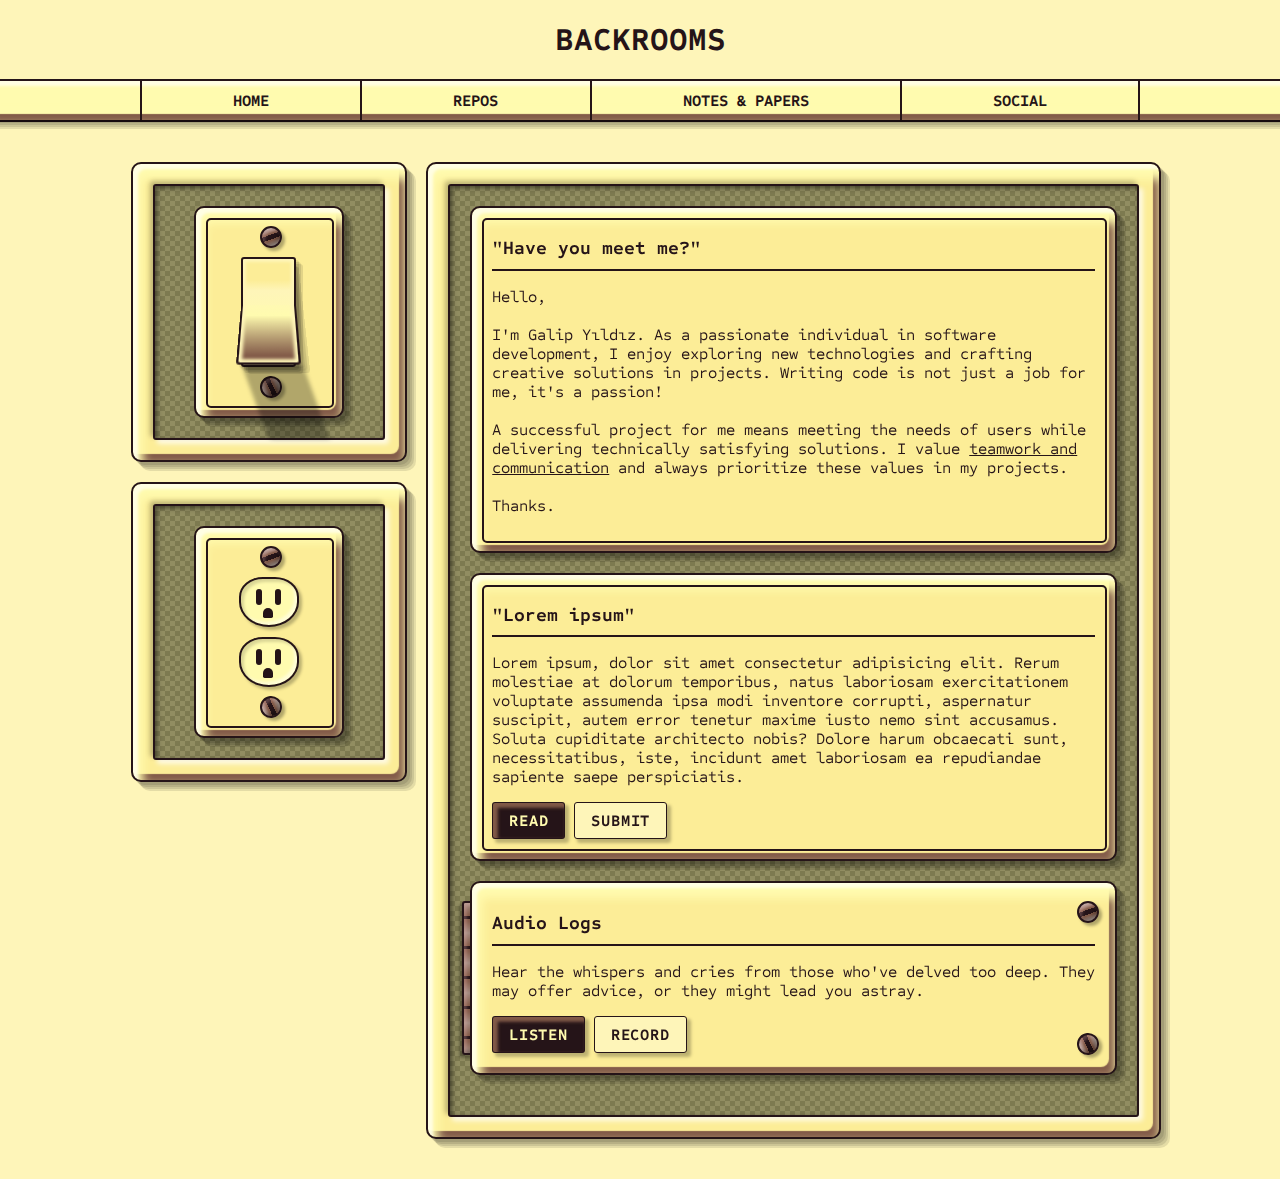
<file: index.html>
<!DOCTYPE html>
<html lang="en">
  <head>
    <meta charset="UTF-8" />
    <meta http-equiv="X-UA-Compatible" content="IE=edge" />
    <meta name="viewport" content="width=device-width, initial-scale=1.0" />
    <meta name="description" content="self-styled developer" />
    <meta name="keywords" content="dev" />
    <title>Galip Yıldız</title>
    <link rel="icon" href="favicon.ico" type="image/x-icon" />
    <link rel="stylesheet" href="styles/index.css" />
  </head>

  <body id="top">
    <header>
      <h1>BACKROOMS</h1>
      <nav>
        <div class="nav-wrap">
          <a href="index.html"><span>Home</span></a>
          <a href="pages/repos.html"><span>Repos</span></a>
          <a href="pages/notes.html"><span>Notes & Papers</span></a>
          <a href="pages/social.html"><span>Social</span></a>
        </div>
      </nav>
    </header>
    <main>
      <div class="column-wrap">
        <div class="box main-box">
          <div class="box-inner">
            <div class="box toggler frame">
              <div class="screw"></div>
              <div class="toggler-inner" data-toggle="top"></div>
            </div>
          </div>
        </div>
        <div class="box main-box">
          <div class="box-inner">
            <div class="box toggler frame">
              <div class="screw"></div>
              <div class="outlet"></div>
              <div class="outlet"></div>
            </div>
          </div>
        </div>
      </div>

      <div class="box helper-box">
        <div class="box-inner">
          <div class="box frame">
            <h3>"Have you meet me?"</h3>
            <p>
              Hello,
              <br />
              <br />
              I'm Galip Yıldız. As a passionate individual in software
              development, I enjoy exploring new technologies and crafting
              creative solutions in projects. Writing code is not just a job for
              me, it's a passion!
              <br />
              <br />
              A successful project for me means meeting the needs of users while
              delivering technically satisfying solutions. I value
              <u>teamwork and communication</u> and always prioritize these
              values in my projects.
              <br />
              <br />
              Thanks.
            </p>
          </div>
          <div class="box frame">
            <h3>"Lorem ipsum"</h3>
            <p>
              Lorem ipsum, dolor sit amet consectetur adipisicing elit. Rerum
              molestiae at dolorum temporibus, natus laboriosam exercitationem
              voluptate assumenda ipsa modi inventore corrupti, aspernatur
              suscipit, autem error tenetur maxime iusto nemo sint accusamus.
              Soluta cupiditate architecto nobis? Dolore harum obcaecati sunt,
              necessitatibus, iste, incidunt amet laboriosam ea repudiandae
              sapiente saepe perspiciatis.
            </p>
            <a class="button" href="#">Read</a>
            <a class="button alt" href="#">Submit</a>
          </div>
          <div class="box-wrap">
            <div class="hinge left"></div>
            <div id="audio" class="box open-left">
              <div class="screw right"></div>
              <h3>Audio Logs</h3>
              <p>
                Hear the whispers and cries from those who've delved too deep.
                They may offer advice, or they might lead you astray.
              </p>
              <a class="button" href="#" data-toggle="audio">Listen</a>
              <a class="button alt" href="#" data-toggle="audio">Record</a>
            </div>
          </div>
        </div>
      </div>
    </main>
    <footer></footer>
    <script src="scripts/index.js"></script>
  </body>
</html>
</file>
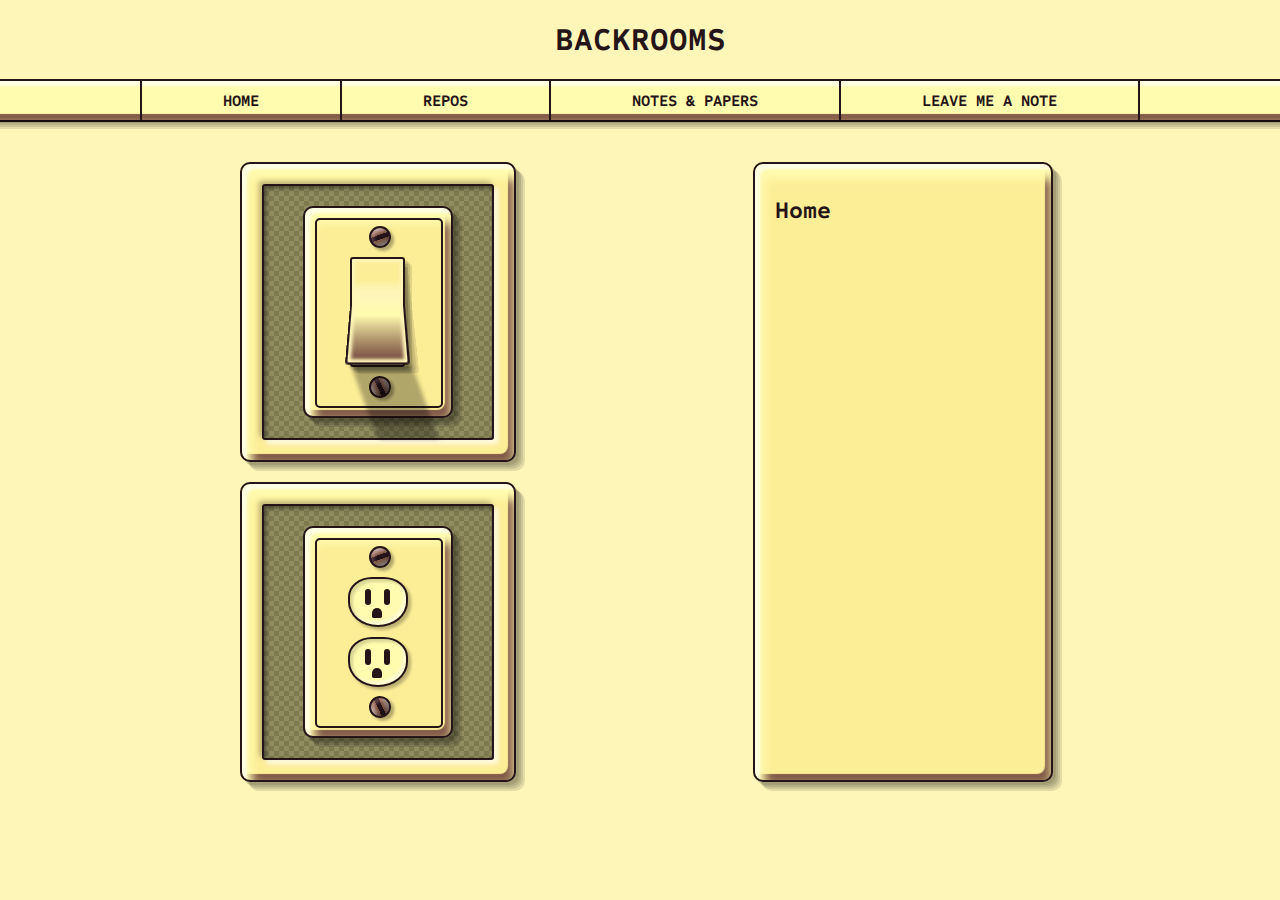
<file: pages/index.html>
<!DOCTYPE html>
<html lang="en">
  <head>
    <meta charset="UTF-8" />
    <meta http-equiv="X-UA-Compatible" content="IE=edge" />
    <meta name="viewport" content="width=device-width, initial-scale=1.0" />
    <meta name="description" content="self-styled developer" />
    <meta name="keywords" content="dev" />
    <title>Galip Yıldız</title>
    <link rel="icon" href="../favicon.ico" type="image/x-icon" />
    <link rel="stylesheet" href="../styles/index.css" />
    <script
      src="https://platform.linkedin.com/badges/js/profile.js"
      async
      defer
      type="text/javascript"
    ></script>
  </head>

  <body id="top">
    <header>
      <h1>BACKROOMS</h1>
      <nav>
        <div class="nav-wrap">
          <a href="index.html"><span>Home</span></a>
          <a href="repos.html"><span>Repos</span></a>
          <a href="notes.html"><span>Notes & Papers</span></a>
          <a href="leavemeanote.html"><span>Leave me a note</span></a>
        </div>
      </nav>
    </header>
    <main >
      <div class="column-wrap">
        <div class="box main-box">
          <div class="box-inner">
            <div class="box toggler frame">
              <div class="screw"></div>
              <div  class="toggler-inner" data-toggle="top"></div>
            </div>
          </div>
        </div>
        <div class="box main-box">
          <div class="box-inner">
            <div class="box toggler frame">
              <div class="screw"></div>
              <div class="outlet"></div>
              <div class="outlet"></div>
            </div>
          </div>
        </div>
      </div>

      <div class="box main-box">
        <h2>Home</h2>
      </div>
    </main>
    <footer></footer>
    <script src="../scripts/index.js"></script>
  </body>
</html>
</file>
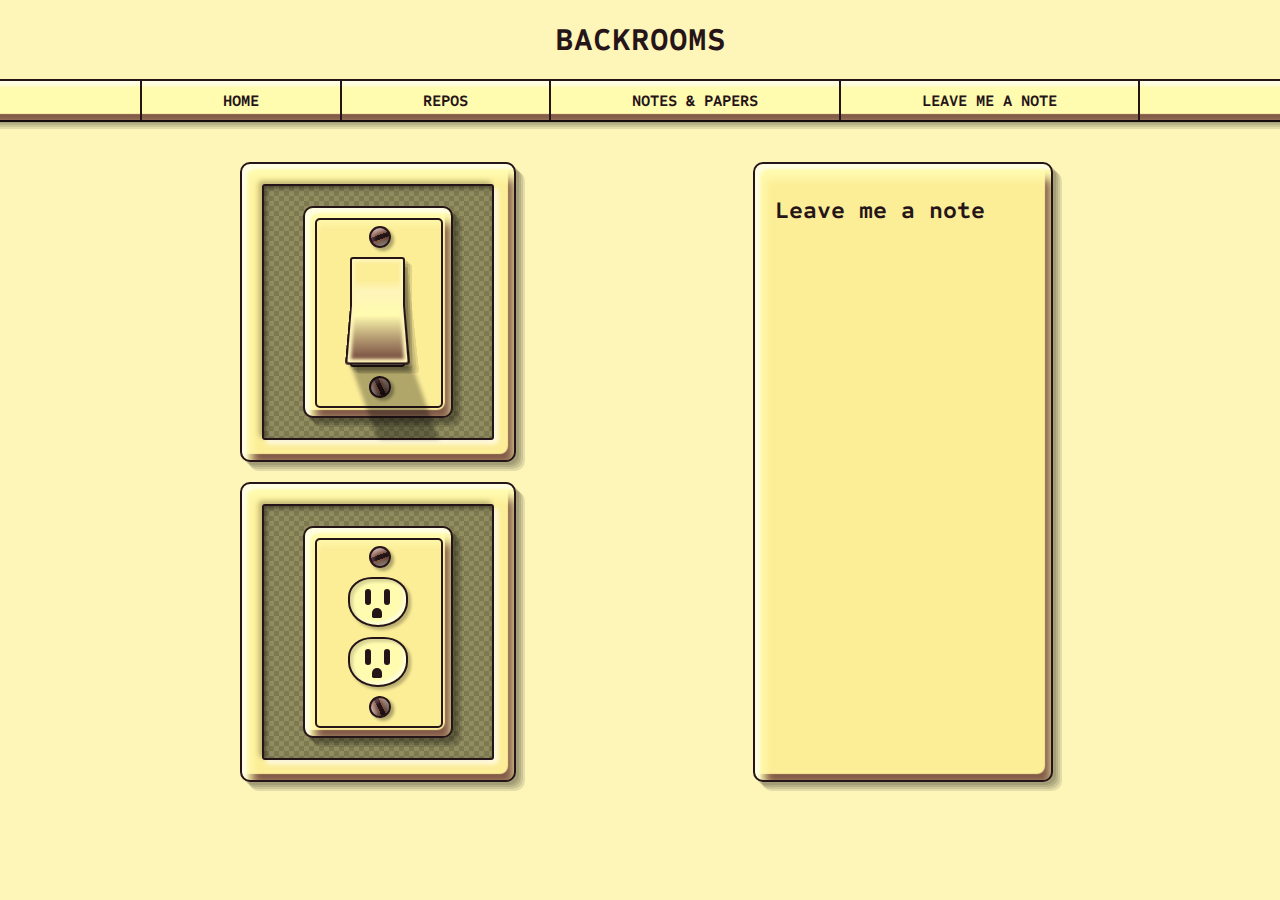
<file: docs/leavemeanote.html>
<!DOCTYPE html>
<html lang="en">
  <head>
    <meta charset="UTF-8" />
    <meta http-equiv="X-UA-Compatible" content="IE=edge" />
    <meta name="viewport" content="width=device-width, initial-scale=1.0" />
    <meta name="description" content="self-styled developer" />
    <meta name="keywords" content="dev" />
    <title>Galip Yıldız</title>
    <link rel="icon" href="../favicon.ico" type="image/x-icon" />
    <link rel="stylesheet" href="../styles/index.css" />
    <script
      src="https://platform.linkedin.com/badges/js/profile.js"
      async
      defer
      type="text/javascript"
    ></script>
  </head>

  <body id="top">
    <header>
      <h1>BACKROOMS</h1>
      <nav>
        <div class="nav-wrap">
          <a href="index.html"><span>Home</span></a>
          <a href="repos.html"><span>Repos</span></a>
          <a href="notes.html"><span>Notes & Papers</span></a>
          <a href="leavemeanote.html"><span>Leave me a note</span></a>
        </div>
      </nav>
    </header>
    <main >
      <div class="column-wrap">
        <div class="box main-box">
          <div class="box-inner">
            <div class="box toggler frame">
              <div class="screw"></div>
              <div  class="toggler-inner" data-toggle="top"></div>
            </div>
          </div>
        </div>
        <div class="box main-box">
          <div class="box-inner">
            <div class="box toggler frame">
              <div class="screw"></div>
              <div class="outlet"></div>
              <div class="outlet"></div>
            </div>
          </div>
        </div>
      </div>

      <div class="box main-box">
        <h2>Leave me a note</h2>
      </div>
    </main>
    <footer></footer>
    <script src="../scripts/index.js"></script>
  </body>
</html>
</file>
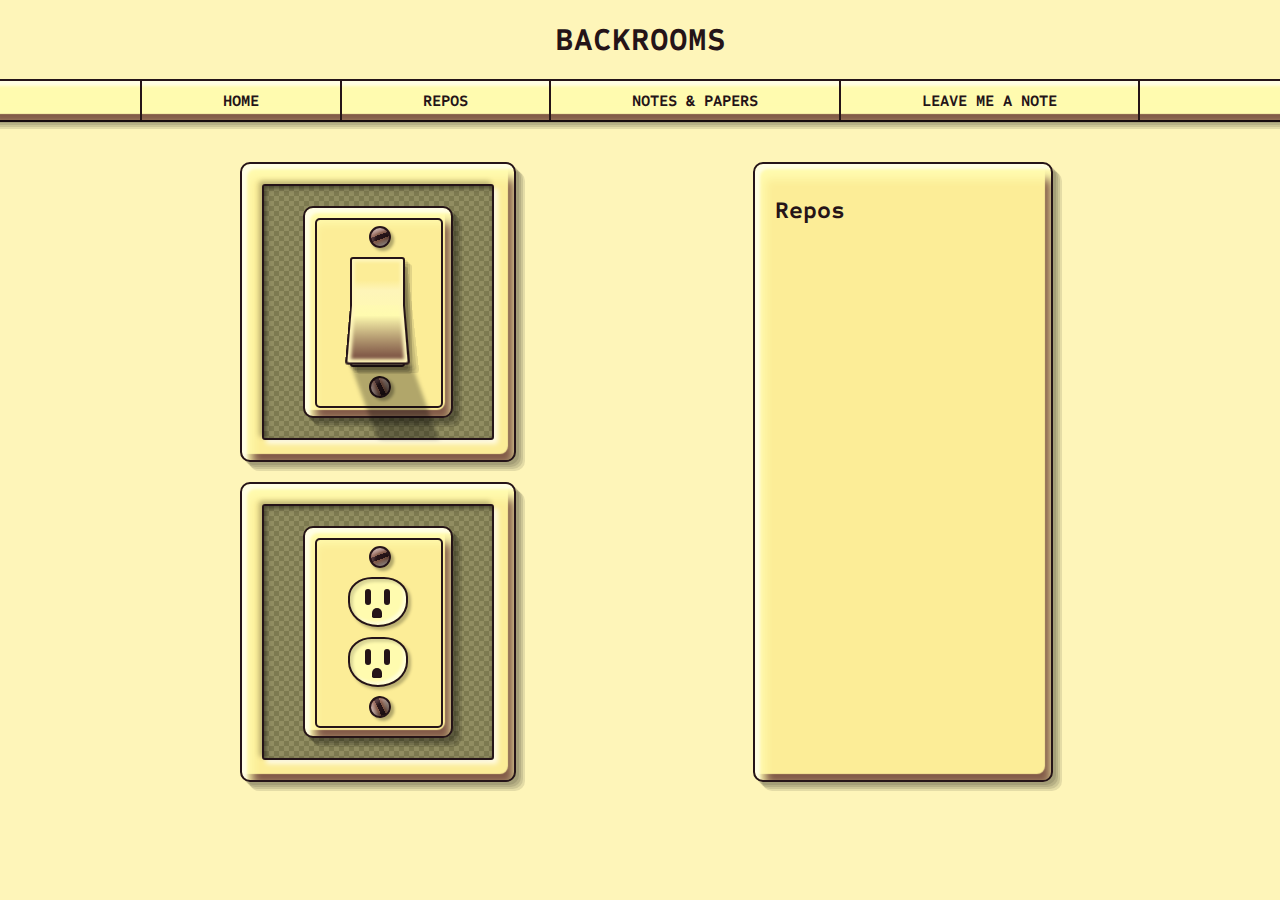
<file: docs/repos.html>
<!DOCTYPE html>
<html lang="en">
  <head>
    <meta charset="UTF-8" />
    <meta http-equiv="X-UA-Compatible" content="IE=edge" />
    <meta name="viewport" content="width=device-width, initial-scale=1.0" />
    <meta name="description" content="self-styled developer" />
    <meta name="keywords" content="dev" />
    <title>Galip Yıldız</title>
    <link rel="icon" href="../favicon.ico" type="image/x-icon" />
    <link rel="stylesheet" href="../styles/index.css" />
    <script
      src="https://platform.linkedin.com/badges/js/profile.js"
      async
      defer
      type="text/javascript"
    ></script>
  </head>

  <body id="top">
    <header>
      <h1>BACKROOMS</h1>
      <nav>
        <div class="nav-wrap">
          <a href="index.html"><span>Home</span></a>
          <a href="repos.html"><span>Repos</span></a>
          <a href="notes.html"><span>Notes & Papers</span></a>
          <a href="leavemeanote.html"><span>Leave me a note</span></a>
        </div>
      </nav>
    </header>
    <main >
      <div class="column-wrap">
        <div class="box main-box">
          <div class="box-inner">
            <div class="box toggler frame">
              <div class="screw"></div>
              <div  class="toggler-inner" data-toggle="top"></div>
            </div>
          </div>
        </div>
        <div class="box main-box">
          <div class="box-inner">
            <div class="box toggler frame">
              <div class="screw"></div>
              <div class="outlet"></div>
              <div class="outlet"></div>
            </div>
          </div>
        </div>
      </div>

      <div class="box main-box">
        <h2>Repos</h2>
      </div>
    </main>
    <footer></footer>
    <script src="../scripts/index.js"></script>
  </body>
</html>
</file>
<file: styles/index.css>
@import url('https://fonts.googleapis.com/css2?family=Sometype+Mono:ital,wght@0,400;0,700;1,400;1,700&display=swap');

:root {
	--bg: #fef5b9;
	--box: #fced97;
	--light: #fffbaf;
	--dark: #825a48;
	--body: #251418;
	--alt: #918d61;
}

* {
	box-sizing: border-box;
}

::selection {
	background: var(--body);
	color: var(--bg);
}

html {
	overflow-x: hidden;
}

body {
	margin: 0;
	padding: 0 0 20px 0;
	position: relative;
	background: var(--bg);
	color: var(--body);
	width: 100%;
	min-height: 100vh;
	font-family: 'Sometype Mono', monospace;
	background-image: url("https://assets.codepen.io/5896374/seamless-yellow-carpet.jpg");
	overflow-x:hidden;
	transition: all 0.3s steps(3);
}

body::before {
	content: "";
	position: absolute;
	top: 0;
	left: 0;
	width: 100%;
	height: 100%;
	background: black;
	z-index: 999;
	opacity: 0;
	pointer-events: none;
	transition: inherit;
}

body.toggled::before {
	opacity: 0.5;
	mix-blend-mode: color-burn;
}

main {
	display: flex;
	flex-wrap: wrap;
	width: 1050px;
	margin: auto;
	max-width: 100%;
}
@media only screen and (max-width: 600px) {
    main {
        flex-direction: column-reverse;
    }
}

.box {
	margin: auto;
	max-width: 100%;
	display: grid;
	padding: 20px;
	position: relative;
	border-radius: 10px;
	border: 2px solid;
	background: var(--box);
	box-shadow: 5px 5px 3px inset rgba(255, 255, 255, 0.65),
		5px 10px 10px 5px inset var(--light), -6px -6px 1px inset var(--dark),
		3px 3px 0 rgba(0, 0, 0, 0.1), 5px 5px 0 rgba(0, 0, 0, 0.1),
		7px 7px 0 rgba(0, 0, 0, 0.1), 9px 9px 0 rgba(0, 0, 0, 0.1);
}

.box-wrap {
	position: relative;
	margin-bottom: 20px;
}

.main-box {
	width: 300px;
	min-height: 300px;
	max-width: 92%;
	margin: 20px auto;
}

.helper-box {
	width: 70%;
	min-height: 300px;
	max-width: 92%;
    min-width: 300px;
	margin: 20px auto;
}

.box::after {
	content: "";
	position: absolute;
	top: 0;
	left: 0;
	height: 100%;
	width: 100%;
	z-index: 1;
	border-radius: inherit;
	pointer-events: none;
}

.box-inner {
	padding: 20px;
	background: var(--alt);
	border-radius: 3px;
	border: 2px solid;
	box-shadow: 2px 2px 5px inset rgba(0, 0, 0, 0.5), -3px -3px 5px rgba(0,0,0,0.25), 4px 4px 5px rgba(255,255,255,0.75);
	position: relative;
	z-index: 3;
	max-width: 100%;
}

.box-inner::before {
	content: "";
	position: absolute;
	top: 0;
	left: 0;
	width: 100%;
	height: 100%;
	background: linear-gradient(
      45deg,
      var(--alt) 25%,
      transparent 25%,
      transparent 75%,
      var(--alt) 75%,
      var(--alt) 0
    ),
    linear-gradient(
      45deg,
      var(--alt) 25%,
      transparent 25%,
      transparent 75%,
      var(--alt) 75%,
      var(--alt) 0
    ),
    rgba(0, 0, 0, 0);
  background-size: 10px 10px, 10px 10px;
  background-position: 0px 0, 5px 5px;
	filter: brightness(0.8);
	opacity: 0.25;
	mix-blend-mode: multiply;
}

.box.toggler {
	height: 100%;
	width: 150px;
	align-content: center;
}

.box.frame::before {
	content: "";
	position: absolute;
	top: 10px;
	left: 10px;
	width: calc(100% - 22px);
	height: calc(100% - 22px);
	border: 2px solid;
	border-radius: 5px;
	pointer-events: none;
}

.box-inner .box:not(.toggler) {
	margin-bottom: 20px;
	display: block;
}

.box-inner .box:last-of-type {
	margin-bottom: 0;
}

.toggler-inner {
	width: 55px;
	height: 110px;
	border: 2px solid;
	border-radius: 3px;
	margin: auto;
	background-image: linear-gradient(to bottom, var(--box) 0%, var(--box) 20%, var(--bg) 30%,var(--light) 60%, var(--dark) 95%);
	box-shadow: 0 0 3px 3px inset var(--bg),3px 3px 0 rgba(0, 0, 0, 0.1), 5px 5px 0 rgba(0, 0, 0, 0.1),
		7px 7px 0 rgba(0, 0, 0, 0.1);
	position: relative;
	cursor: pointer;
	transition: all 0.2s steps(2);
	transform: perspective(400px);
	transform-style: preserve-3d;
}

.toggler-inner::before {
	content: "";
	background: inherit;
	transform-style: preserve-3d;
	transform: perspective(500px) rotateX(35deg);
	position: absolute;
	top: calc(-12% - 2px);
	left: -2px;
	width: 100%;
	height: 112%;
	transition: inherit;
	border: 2px solid;
	border-radius: inherit;
	box-shadow: inherit;
	transition: inherit;
}

.toggler-inner::after {
	content: "";
	position: absolute;
	top: 100%;
	left: -5%;
	height: 70%;
	width: calc(110% + 5px);
	border-radius: inherit;
	background: black;
	opacity: 0.3;
	filter: blur(2px);
	transform: skewx(20deg) translatex(25%);
	pointer-events: none;
	transition: inherit;
}

.toggler-inner.active::before {
	transform: perspective(500px) rotateX(-35deg);
	top: -3%;
}

.toggler-inner.active::after {
	height: 20%;
	transform: skewx(20deg) translatex(10%);
	width: 110%;
}

nav {
	width: 100%;
	border-top: 2px solid;
	margin-bottom: 20px;
	border-bottom: 2px solid;
	text-align: center;
	background: var(--light);
	position: sticky;
	top: 0;
	z-index: 9;
}

nav::before {
	content: "";
	box-shadow: 5px 5px 3px inset rgba(255, 255, 255, 0.65),
		5px 10px 10px 5px inset var(--light), -6px -6px 1px inset var(--dark),
		3px 3px 0 rgba(0, 0, 0, 0.1), 5px 5px 0 rgba(0, 0, 0, 0.1),
		7px 7px 0 rgba(0, 0, 0, 0.1), 9px 9px 0 rgba(0, 0, 0, 0.1);
	position: absolute;
	top: 0;
	left: -20px;
	width: calc(100% + 40px);
	height: 100%;
	z-index: -1;
	pointer-events: none;
}

.nav-wrap {
	display: flex;
	width: calc(100% - 20px);
	max-width: 1000px;
	margin: 0 auto;
}

nav a {
	padding: 10px;
	flex-grow: 1;
	color: inherit;
	text-transform: uppercase;
	font-weight: bold;
	text-decoration: none;
	border-right: 2px solid;
	transition: all 0.15s steps(2);
}

nav a:first-of-type {
	border-left: 2px solid;
}

nav a:focus,
nav a:hover {
	background: var(--light);
	box-shadow: -2px -2px 2px 2px inset rgba(255, 255, 255, 0.5),
		2px 2px 1px 2px inset var(--dark);
}

nav a:focus {
	filter: brightness(0.9);
}

nav a span {
	display: inline-block;
	transition: inherit;
}

nav a:focus span,
nav a:hover span {
	transform: translatey(3px);
}

h1 {
	width: 100%;
	text-align: center;
	text-transform: uppercase;
	margin: 0;
	padding: 20px;
}

h2, h3, h4 {
	margin: 0.5em 0;
}

h3 {
	border-bottom: 2px solid;
	padding-bottom: 0.5em;
}

.button {
	background: var(--body);
	max-width: max-content;
	display: inline-block;
	font-weight: bold;
	border: 1px solid transparent;
	color: var(--light);
	text-decoration: none;
	text-transform: uppercase;
	letter-spacing: 0.05em;
	padding: 0.5em 1em;
	border-radius: 3px;
	box-shadow: 0.2em 0.2em 0.2em 0.1em inset var(--dark), 0.2em 0.2em 0.2em rgba(0,0,0,0.25);
	transition: all 0.2s steps(2);
}

.button:hover {
	color: var(--bg);
	background: var(--dark);
	box-shadow: -0.2em -0.2em 0.2em 0.1em inset var(--body), 0.2em 0.2em 0.2em rgba(0,0,0,0.25);
}

.button:focus {
	background: var(--dark);
	box-shadow: 0.2em 0.2em 0.2em 0.1em inset var(--body);
}

.button.alt {
	background: var(--bg);
	color: var(--body);
	box-shadow: 0em 0em 0em 0.1em inset rgba(0,0,0,0), 0.2em 0.2em 0.2em rgba(0,0,0,0.25);
	border-color: currentcolor;
}

.button.alt:hover {
	background: var(--light);
}

.button.alt:focus {
	box-shadow: 0.2em 0.2em 0.2em 0.1em inset rgba(0,0,0,0.25);
}

.screw {
	position: absolute;
	height: 100%;
	top: 0;
	width: 18px;
	left: calc(50% - 9px);
}

.screw::after,
.screw::before {
	position: absolute;
	width: 18px;
	height: 18px;
	border: 2px solid;
	border-radius: 100%;
	background: linear-gradient(160deg, #d4d4d4 0%, #825a48 35%, #825a48 40%, #251418 40%, #251418 60%, #825a48 60%, #825a48 65%, #d4d4d4 100%);
	box-shadow: 3px 3px 3px rgba(0,0,0,0.3), 3px 3px 3px inset rgba(255,200,200,0.25), -3px -3px 3px inset rgba(0,0,0,0.25);
}

.screw::before {
	content: "";
	top: 18px;
}

.screw::after {
	content: "";
	bottom: 18px;
	transform: rotate(85deg);
		box-shadow: 3px -3px 3px rgba(0,0,0,0.3), 3px -3px 3px inset rgba(255,200,200,0.25), -3px 3px 3px inset rgba(0,0,0,0.25);
}

.screw.right {
	left: unset;
	right: 20px;
}
.screw.left {
	left: 20px;
}

.hinge {
	position: absolute;
	top: 20px;
	width: 16px;
	height: calc(100% - 40px);
	border-radius: 3px;
	border: 2px solid;
	background: linear-gradient(0deg, #a28b81 0%, #825a48 40%, #825a48 45%, #251418 45%, #251418 55%, #825a48 55%, #825a48 60%, #a28b81 100%);
	background-size: 30px 30px;
	box-shadow: 3px 3px 3px rgba(0,0,0,0.3), 3px 3px 3px inset rgba(255,200,200,0.25), -3px -3px 3px inset rgba(0,0,0,0.25);
}

.hinge.left {
	left: -8px;
	box-shadow: -3px 3px 3px rgba(0,0,0,0.3), 3px 3px 3px inset rgba(255,200,200,0.25), -3px -3px 3px inset rgba(0,0,0,0.25);
}

.hinge.right {
	right: -8px;
}

.open-left {
  position: relative;
	transform: perspective(1000px) rotateY(0deg);
	transform-origin: left center;
  transition: transform 1s steps(10);
}

.open-left.toggled {
  transform: perspective(1000px) rotateY(-92deg);
}

.open-left.toggled a::before {
	content: "";
	position: absolute;
	top: 0;
	left: 0;
	width: 100%;
	height: 100%;
	max-width: unset;
	background: black;
	opacity: 0.05;
}

.open-left .screw {
	transform: scalex(100%) translatex(0%);
	transition: transform 0.5s steps(5);
}

.open-left.toggled .screw {
	transform: scalex(500%) translatex(-70%);
	transition-delay: 0.5s;
}

.column-wrap {
	margin: 0 auto;
	max-width: max-content;
}

.outlet {
	border: 2px solid;
	width: 60px;
	height: 50px;
	margin: 5px auto;
	background: var(--light);
	border-radius: 40% 40% 50% 50%;
	box-shadow: 3px 3px 3px rgba(0,0,0,0.25), 3px 3px 3px inset rgba(0,0,0,0.15), -3px -3px 3px inset rgba(255,255,255,0.5);
	position: relative;
}

.outlet::before {
	content: "";
	position: absolute;
	top: 10px;
	left: 15px;
	background: var(--body);
	width: 6px;
	height: 16px;
	border-radius: 3px;
	box-shadow: 19px 0;
}

.outlet::after {
	content: "";
	position: absolute;
	left: 22.5px;
	bottom: 7px;
	width: 10px;
	height: 10px;
	background: var(--body);
	border-radius: 90% 90% 3px 3px;
}

textarea {
    background-color: var(--bg);
    color: var(--dark);
    border: 5px solid var(--body);
    padding: 10px;
    font-size: 16px;
}

textarea:focus {
    outline: none;
    border-color:var(--dark);
}

textarea::placeholder {
    color:var(--light);
}
.social a{
	margin: 10px;
}
</file>
